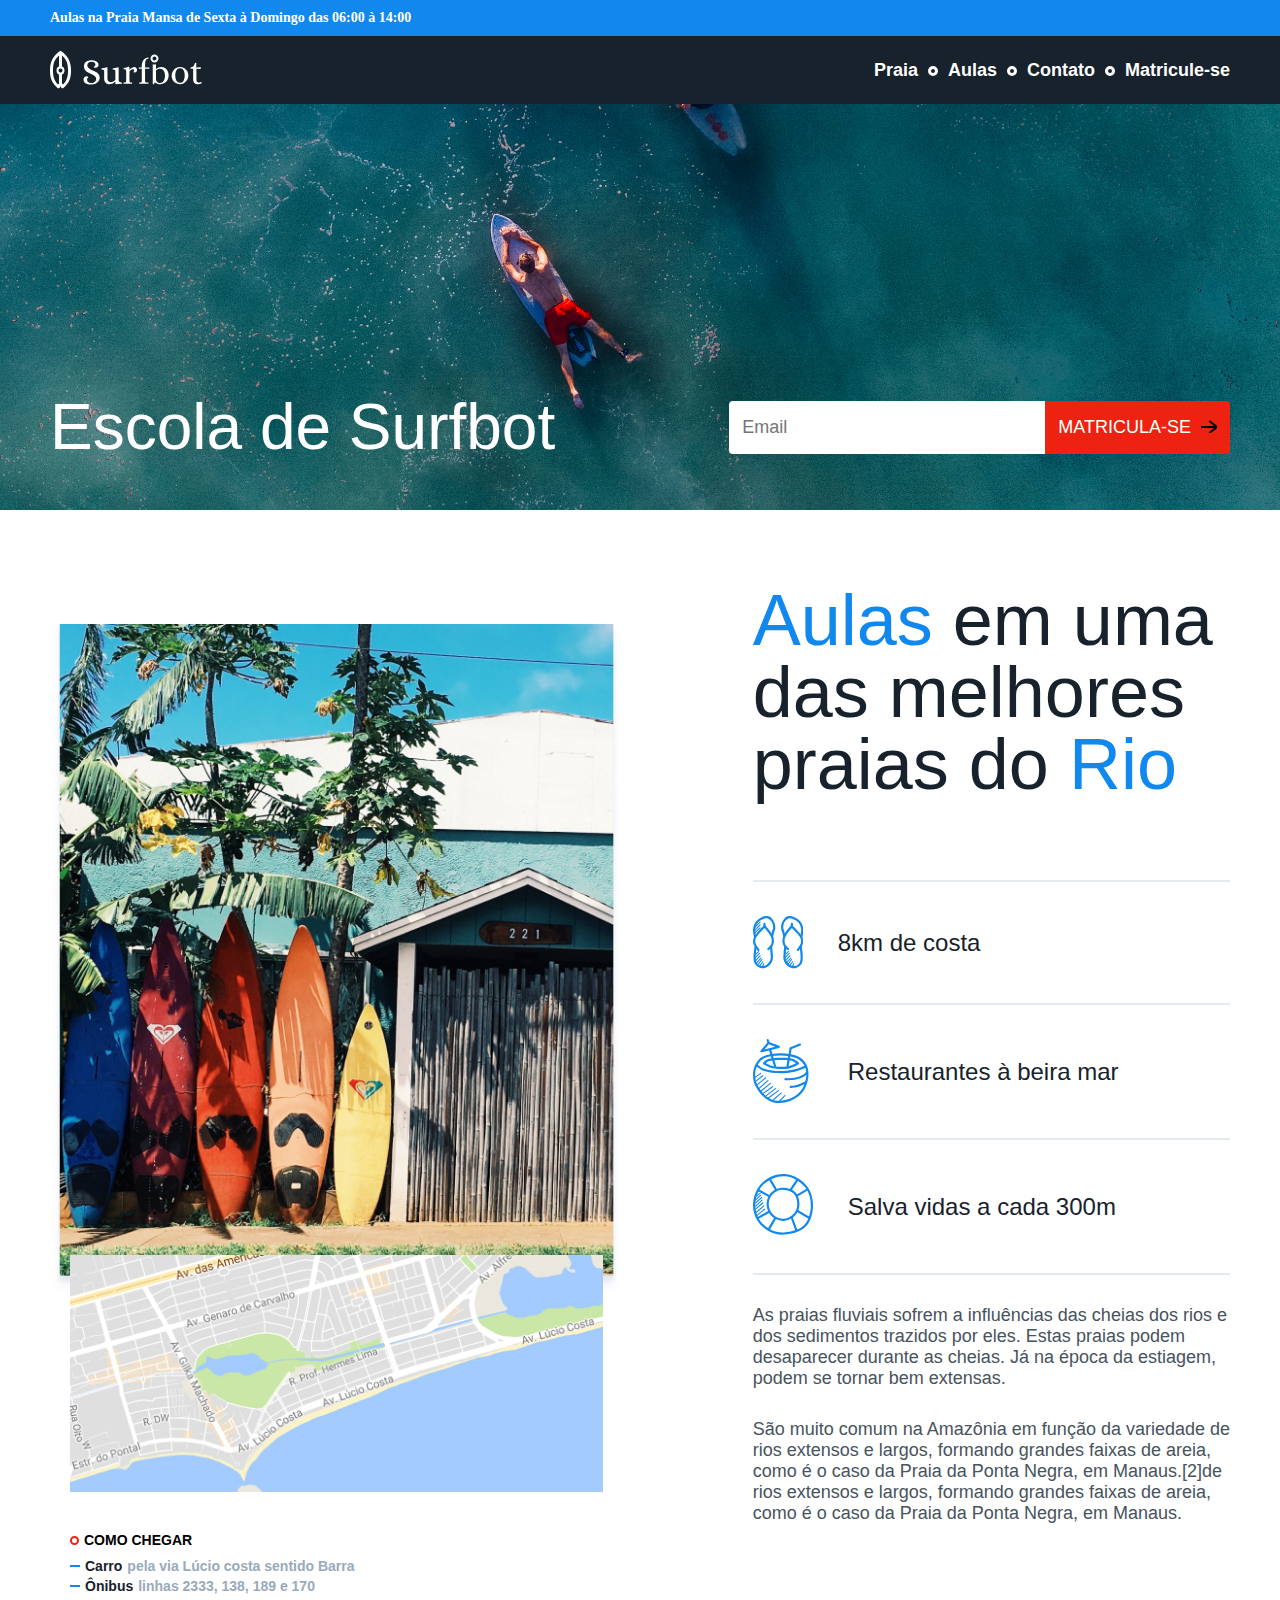
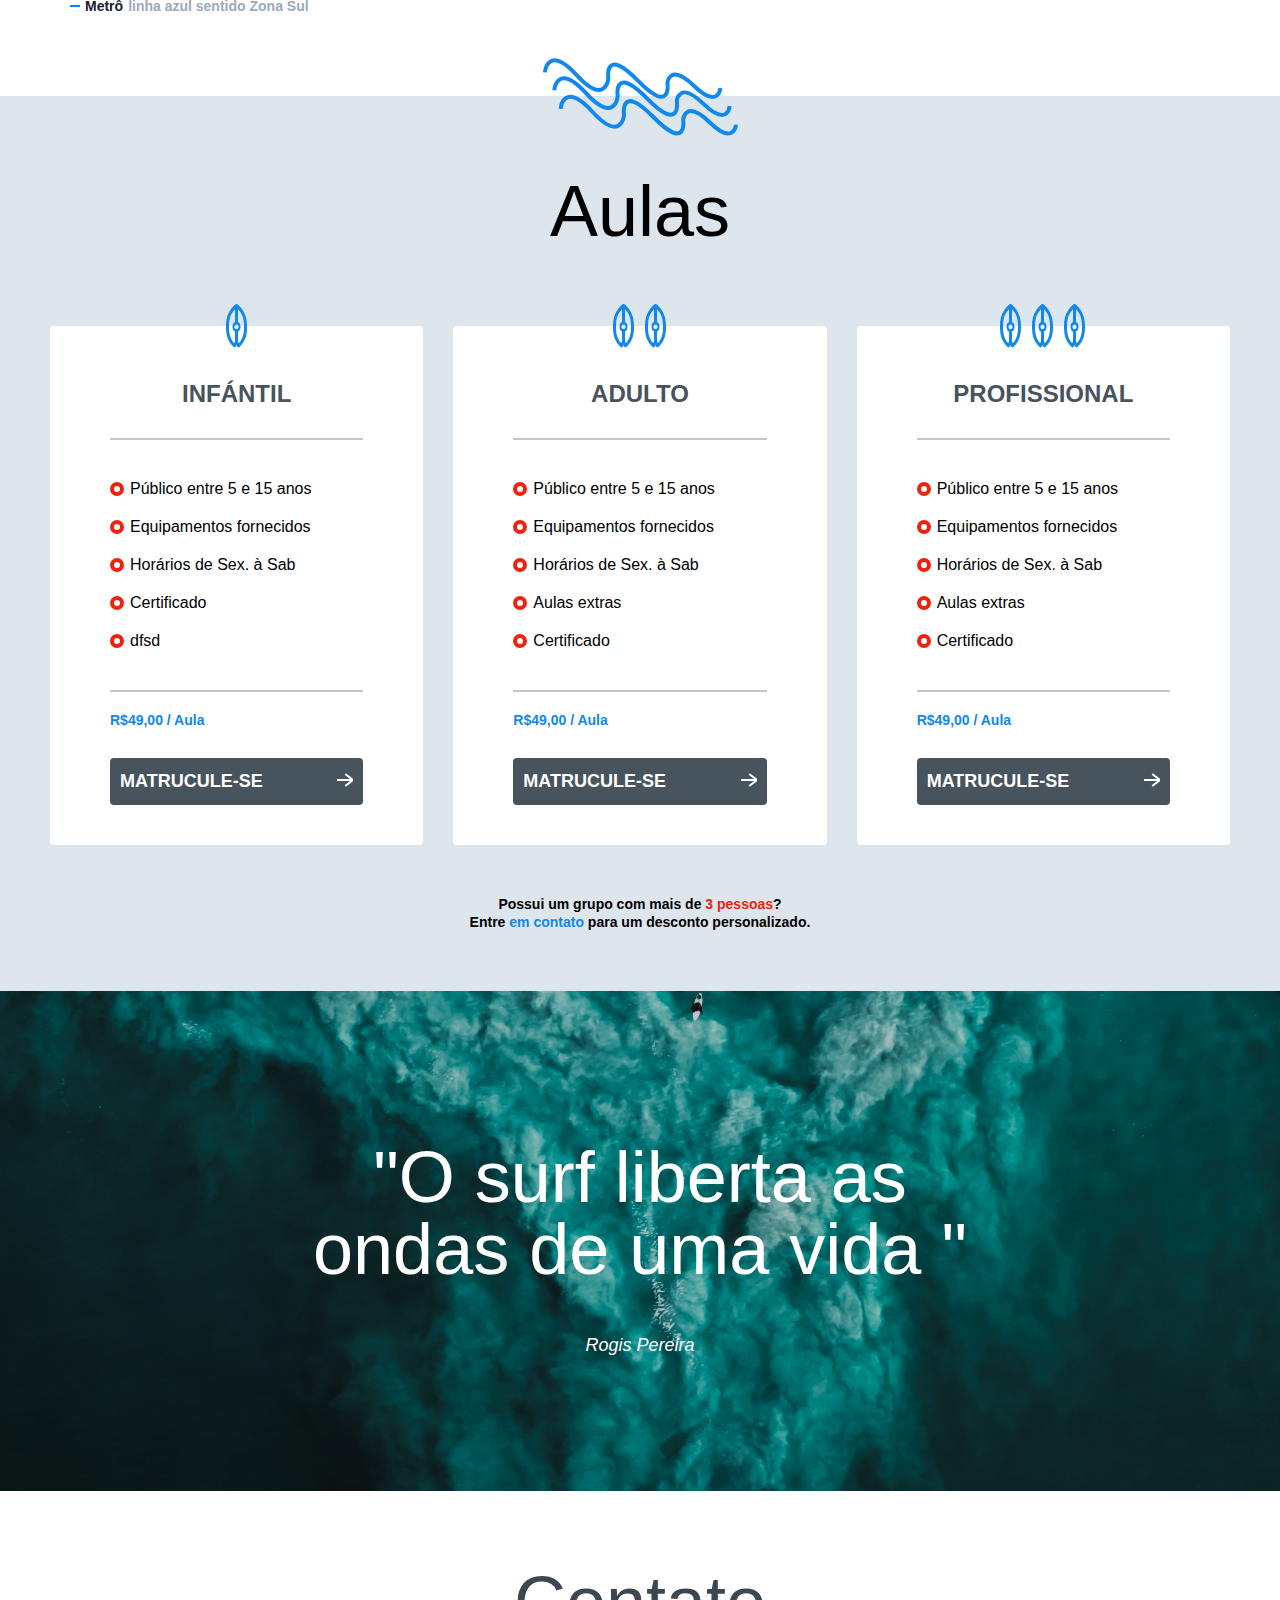
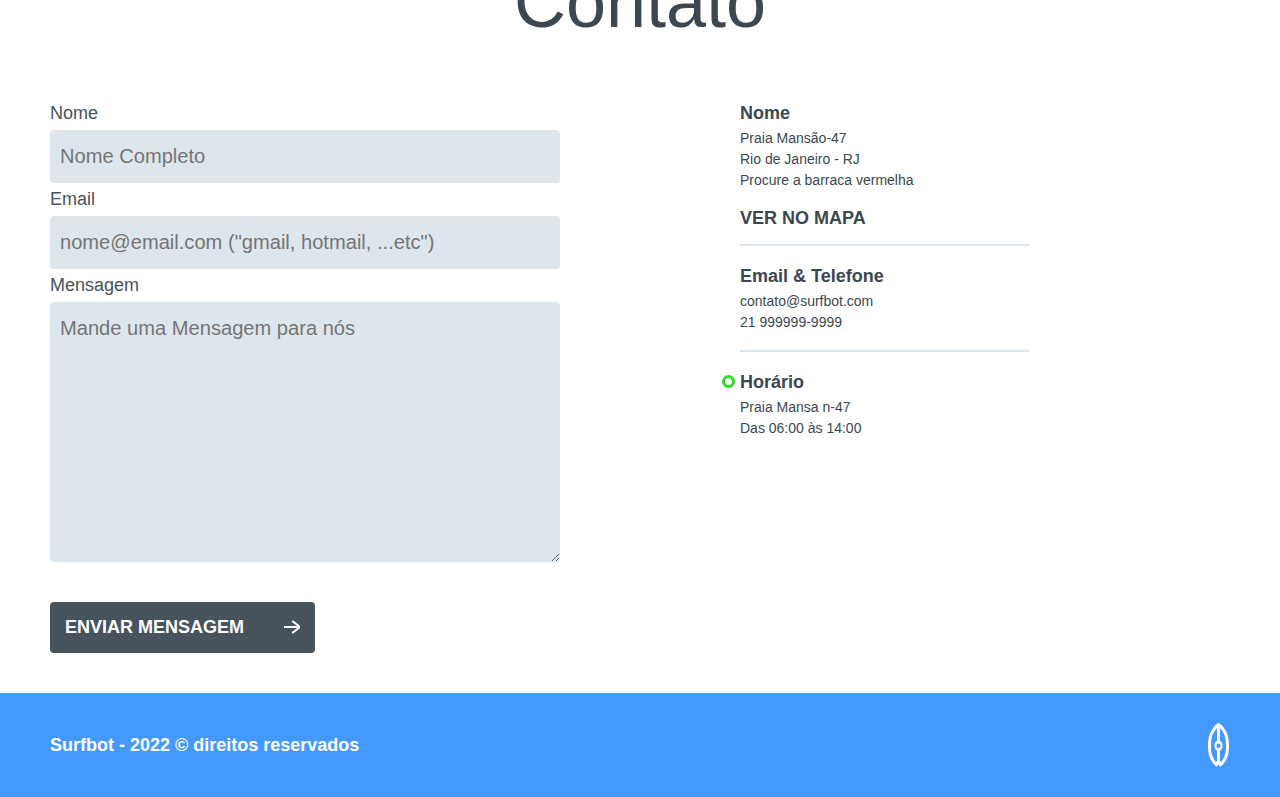
<file: index.html>
<!DOCTYPE html>
<html lang="en">

<head>
  <meta charset="UTF-8">
  <meta http-equiv="X-UA-Compatible" content="IE=edge">
  <meta name="viewport" content="width=device-width, initial-scale=1.0">
  <link rel="stylesheet" href="./css/style.css">
  <title>Surfboot</title>
</head>

<body>
  <div class="horario-aula ">
    <p class="container">Aulas na Praia Mansa de Sexta à Domingo das 06:00 à 14:00</p>
  </div>

  <header class="header-bg">
    <div class="container header-menu">
      <img src="./surfbot-img/surfbot-logo.svg" alt="Surfbot Logo">
      <nav class="nav-menu">
        <ul class="menu">
          <li><a href="">Praia</a></li>
          <li><a href="">Aulas</a></li>
          <li><a href="">Contato</a></li>
          <li><a href="./formulario.html">Matricule-se</a></li>
        </ul>
      </nav>
    </div>
  </header>

  <img src="./surfbot-img/intro/bg-intro@2x.jpg" alt="Escola de Surfbot">

  <div class="form-matricula container">
    <h1>Escola de Surfbot</h1>
    <form class="form" action="">
      <input type="text" placeholder="Email">
      <button><a href="./formulario.html">Matricula-se</a></button>
    </form>
  </div>

  <main class="main-grid-col2 container" aria-label="Localização da Praia">
    <div class="praias">
      <div>
        <img class="praia-imagem" src="./surfbot-img/foto-galeria@2x.jpg" alt="">
      </div>
      <div>
        <img class="mapa" src="./surfbot-img/mapa.jpg" alt="">
      </div>
      <div class="local">
        <h2>Como Chegar</h2>
        <p><span>Carro</span> pela via Lúcio costa sentido Barra</p>
        <p><span>Ônibus</span> linhas 2333, 138, 189 e 170</p>
        <p><span>Metrô</span> linha azul sentido Zona Sul</p>
      </div>
    </div>

    <div class="localizacao-praia">
      <h1><Span>Aulas </Span>em uma das melhores praias do <span>Rio</span></h1>
      <ul>
        <li class="sandalha">8km de costa</li>
        <li class="coco">Restaurantes à beira mar</li>
        <li class="boia">Salva vidas a cada 300m</li>
      </ul>
      <p>As praias fluviais sofrem a influências das cheias dos rios e dos sedimentos trazidos por eles. Estas praias podem desaparecer durante as cheias. Já na época da estiagem, podem se tornar bem extensas.</p>
      <p>São muito comum na Amazônia em função da variedade de rios extensos e largos, formando grandes faixas de areia, como é o caso da Praia da Ponta Negra, em Manaus.[2]de rios extensos e largos, formando grandes faixas de areia, como é o caso da Praia da Ponta Negra, em Manaus.</p>
    </div>
  </main>

  <div class="imagem-onda">
    <img src="./surfbot-img/ícons/ondas.svg" alt="">
  </div>

  <section class="plano-matricula" aria-label="Plano de matricula">
    <h1>Aulas</h1>
    <div class="grid-matricula container">
      <div class="plano-bg-branco">
        <div>
          <img src="./surfbot-img/ícons/surfbot-icon.svg" alt="">
        </div>
        <div class="plano">
          <h3>Infántil</h3>
          <ul>
            <li>Público entre 5 e 15 anos</li>
            <li>Equipamentos fornecidos</li>
            <li>Horários de Sex. à Sab</li>
            <li>Certificado</li>
            <li>dfsd</li>

          </ul>
          <span>R$49,00 / Aula</span>
          <a href="./formulario.html">Matrucule-se</a>
        </div>
      </div>

      <div class="plano-bg-branco">
        <div>
          <img src="./surfbot-img/ícons/surfbot-icon-2.svg" alt="">
        </div>
        <div class="plano">
          <h3>Adulto</h3>
          <ul>
            <li>Público entre 5 e 15 anos</li>
            <li>Equipamentos fornecidos</li>
            <li>Horários de Sex. à Sab</li>
            <li>Aulas extras</li>
            <li>Certificado</li>
          </ul>
          <span>R$49,00 / Aula</span>
          <a href="./formulario.html">Matrucule-se</a>
        </div>
      </div>

      <div class="plano-bg-branco">
        <div>
          <img src="./surfbot-img/ícons/surfbot-icon-3.svg" alt="">
        </div>
        <div class="plano">
          <h3>Profissional</h3>
          <ul>
            <li>Público entre 5 e 15 anos</li>
            <li>Equipamentos fornecidos</li>
            <li>Horários de Sex. à Sab</li>
            <li>Aulas extras</li>
            <li>Certificado</li>
          </ul>
          <span>R$49,00 / Aula</span>
          <a href="./formulario.html">Matrucule-se</a>
        </div>
      </div>
    </div>

    <div class="entra-contato">
      <p>Possui um grupo com mais de <span> 3 pessoas</span>?</p>
      <p>Entre <a href="#contato">em contato</a> para um desconto personalizado.</p>
    </div>
  </section>

  <section class="imagem-quote">
    <blockquote>
      <p>"O surf liberta as <br>ondas de uma vida "</p>
      <cite>Rogis Pereira</cite>
    </blockquote>
  </section>

  <section class="contato-mensagem" id="contato">
    <h1>Contato</h1>
    <div class="container contato">
      <form class="form-contato" action="">
        <div>
          <label for="nome">Nome</label>
          <input type="text" name="nome" id="nome" placeholder='Nome Completo'>
        </div>
        <div>
          <label for="email">Email</label>
          <input type="email" name="email" id="email"placeholder='nome@email.com ("gmail, hotmail, ...etc")'>
        </div>
        <div>
          <label for="mensagem">Mensagem</label>
          <textarea name="mensagem" id="mensagem" cols="30" rows="10" placeholder="Mande uma Mensagem para nós"></textarea>
        </div>
        <button class="botao-contato"><a href="./">Enviar mensagem</a></button>
      </form>

      <div class="localizacao-contato">
        <div>
          <h3>Nome</h3>
          <p>Praia Mansão-47</p>
          <p>Rio de Janeiro - RJ</p>
          <p>Procure a barraca vermelha</p>
          <span><a href="">VER NO MAPA</a></span>
        </div>
        <div>
          <h3>Email & Telefone</h3>
          <p>contato@surfbot.com</p>
          <p>21 999999-9999</p>
        </div>
        <div>
          <h3 class="horario">Horário</h3>
          <p>Praia Mansa n-47</p>
          <p>Das 06:00 às 14:00 </p>
        </div>
      </div>
    </div>
  </section>

  <footer class="footer-bg">
    <div class="footer-flex container"> 
      <p>Surfbot - 2022 &copy; direitos reservados</p>
      <img src="./surfbot-img/ícons/surfbot-icon-branco.svg" alt="">
    </div>
  </footer>

</body>

</html>
</file>
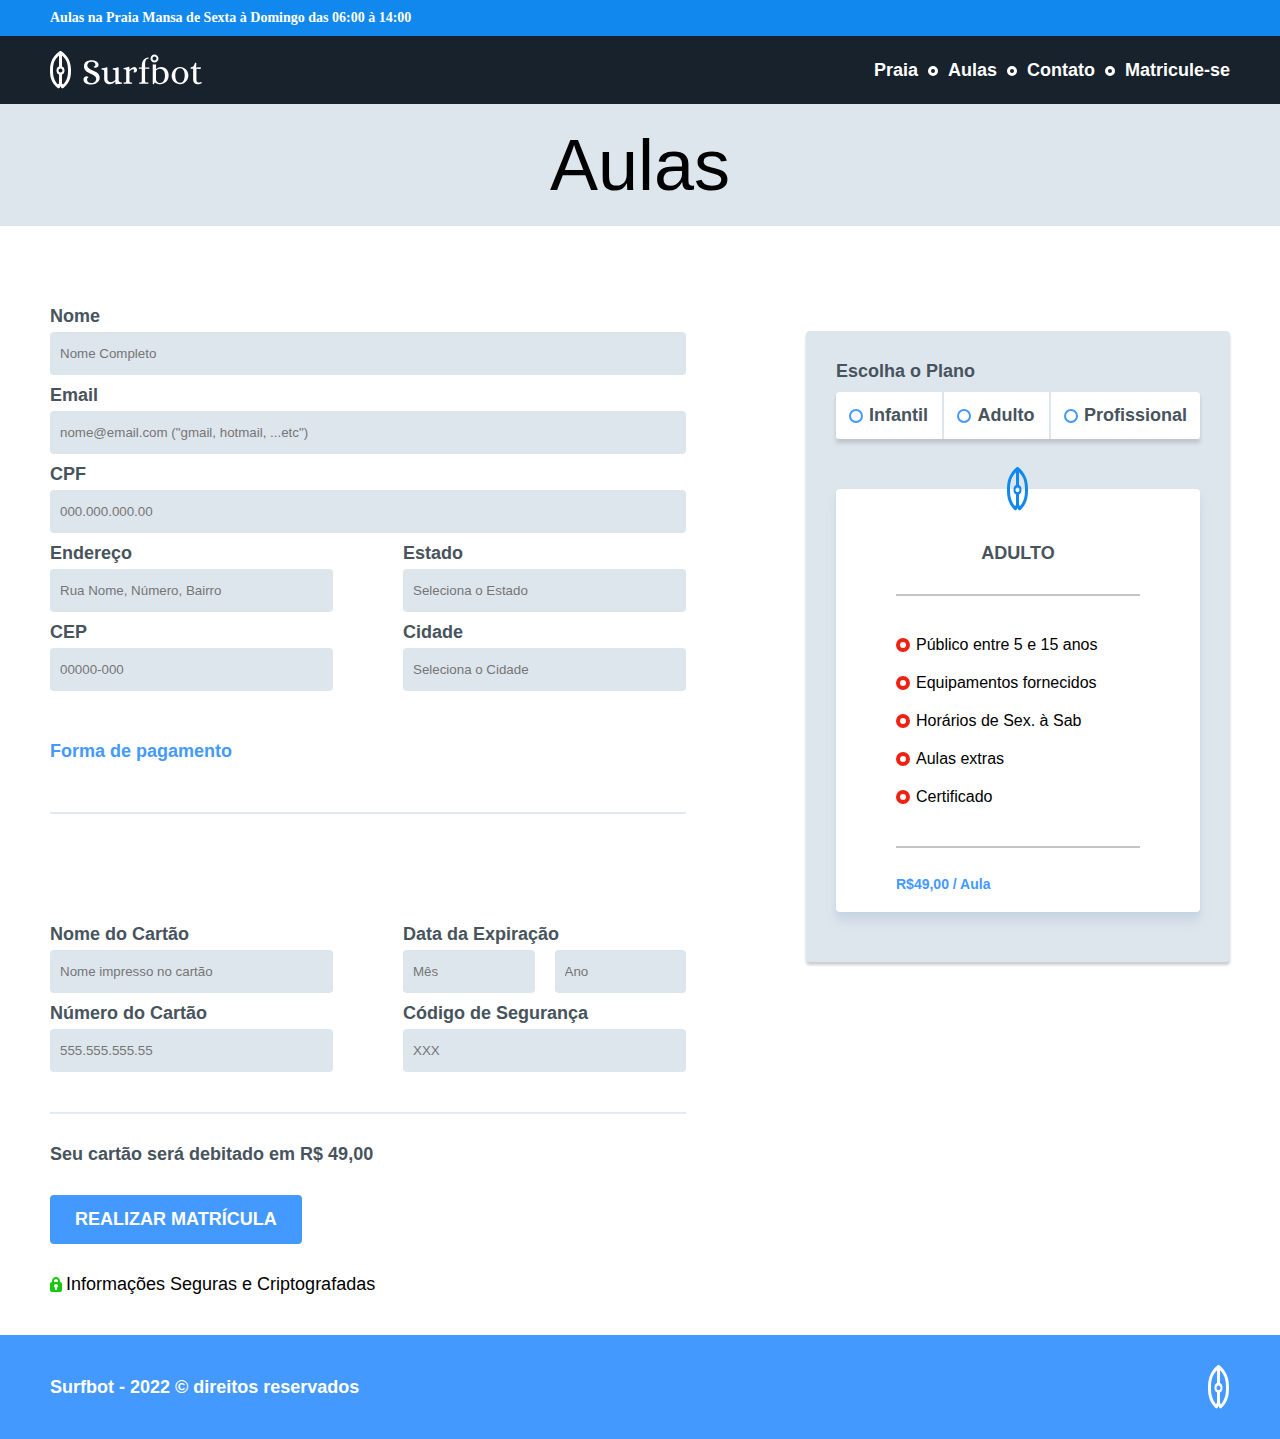
<file: formulario.html>
<!DOCTYPE html>
<html lang="en">

<head>
  <meta charset="UTF-8">
  <meta http-equiv="X-UA-Compatible" content="IE=edge">
  <meta name="viewport" content="width=device-width, initial-scale=1.0">
  <link rel="stylesheet" href="./css/style.css">
  <title>Surfboot</title>
</head>

<body>
  <div class="horario-aula ">
    <p class="container">Aulas na Praia Mansa de Sexta à Domingo das 06:00 à 14:00</p>
  </div>

  <header class="header-bg">
    <div class="container header-menu">
      <a href="./index.html"><img src="./surfbot-img/surfbot-logo.svg" alt="Surfbot Logo"></a>
      <nav class="nav-menu">
        <ul class="menu">
          <li><a href="">Praia</a></li>
          <li><a href="">Aulas</a></li>
          <li><a href="">Contato</a></li>
          <li><a href="./formulario.html">Matricule-se</a></li>
        </ul>
      </nav>
    </div>
  </header>


  <section aria-label="Matricula-se" class="inscricao">
    <h1>Aulas</h1>
    <div class="container formulario-grid">
      <div class="matricula-aula">
        <form action="">
          <div class="form-grid-col">
            <div class="col2">
              <label for="nome">Nome</label>
              <input type="text" name="nome" id="nome" placeholder="Nome Completo">
            </div>
            <div class="col2">
              <label for="email">Email</label>
              <input type="email" name="email" id="email" placeholder='nome@email.com ("gmail, hotmail, ...etc")'>
            </div>
            <div class="col2">
              <label for="cpf">CPF</label>
              <input type="text" name="cpf" id="cpf" placeholder="000.000.000.00">
            </div>
            <div>
              <label for="endereco">Endereço</label>
              <input type="text" name="endereco" id="endereco" placeholder="Rua Nome, Número, Bairro">
            </div>
            <div>
              <label for="estado">Estado</label>
              <input type="text" name="estado" id="estado" placeholder="Seleciona o Estado">
            </div>
            <div>
              <label for="cep">CEP</label>
              <input type="text" name="cep" id="cep" placeholder="00000-000">
            </div>
            <div>
              <label for="cidade">Cidade</label>
              <input type="text" name="cidade" id="cidade" placeholder="Seleciona o Cidade">
            </div>
            <a href="">Forma de pagamento</a>
          </div>

          <div class="form-grid-col3">
            <div>
              <label for="nomeCartao">Nome do Cartão</label>
              <input type="text" name="nomeCartao" id="nomeCartao" placeholder="Nome impresso no cartão">
            </div>
            <div>
              <label for="mes-ano">Data da Expiração</label>
              <div class="input-flex">
                <input type="text" name="mes-ano" id="mes-ano" placeholder="Mês">
                <input type="text" name="mes-ano" id="mes-ano" placeholder="Ano">
              </div>
            </div>
            <div>
              <label for="numeroCartao">Número do Cartão</label>
              <input type="text" name="numeroCartao" id="numeroCartao" placeholder="555.555.555.55">
            </div>
            <div>
              <label for="codigo">Código de Segurança</label>
              <input type="text" name="codigo" id="codigo" placeholder="XXX">
            </div>
          </div>

          <p>Seu cartão será debitado em R$ 49,00</p>

          <button class="relizar-matricula" type="submit">realizar matrícula</button>

          <span>Informações Seguras e Criptografadas</span>
        </form>

        <div>
          <div class="plano-bg-azul">
            <h3>Escolha o Plano</h3>
            <form class="form-plano-flex" action="">
                <div class="input-label">
                  <input type="radio" name="" id="">
                  <label for="">Infantil</label>
                </div>
                <div class="input-label">
                  <input type="radio" name="" id="">
                  <label for="">Adulto</label>
                </div>
                <div class="input-label">
                  <input type="radio" name="" id="">
                  <label for="">Profissional</label>
                </div>
            </form>

            <div class="plano-bg-branco-form">
              <div>
                <img src="./surfbot-img/ícons/surfbot-icon.svg" alt="">
              </div>
              <div class="plano">
                <h3>Adulto</h3>
                <ul>
                  <li>Público entre 5 e 15 anos</li>
                  <li>Equipamentos fornecidos</li>
                  <li>Horários de Sex. à Sab</li>
                  <li>Aulas extras</li>
                  <li>Certificado</li>
                </ul>
                <span>R$49,00 / Aula</span>
              </div>
            </div>
          </div>

        </div>
      </div>
    </div>
  </section>


  <footer class="footer-bg">
    <div class="footer-flex container">
      <p>Surfbot - 2022 &copy; direitos reservados</p>
      <img src="./surfbot-img/ícons/surfbot-icon-branco.svg" alt="">
    </div>
  </footer>

</body>

</html>
</file>
<file: css/style.css>
/* Reset */
@import '../css/reset/reset.css';

/* Global  */
@import './global/global.css';
@import './global/header.css';
@import './global/footer.css'; 

/* introducao */
@import './introducao/form-matricula.css';
@import './introducao/main-praia.css';
@import './introducao/plano-matricula.css';
@import './introducao/contato.css';

/* formulario */

@import './formulario.css/formulario.css';
</file>
